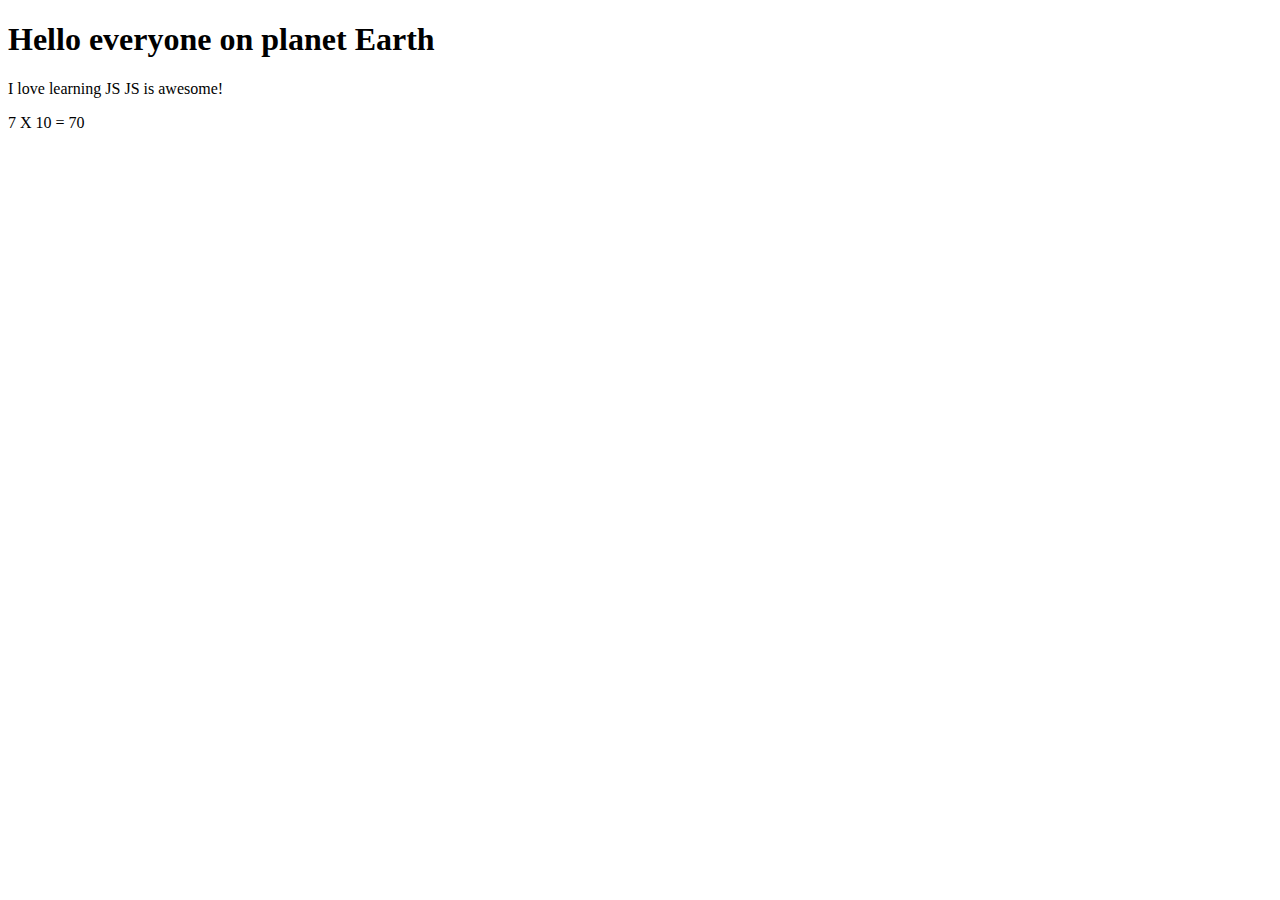
<file: index.html>
<!DOCTYPE html>
<html lang="en">
    <head>
        <link rel="stylesheet" type="text/css" href="style.css">
    </head>
    <body>
        <h1 id="heading1"></h1>
        <p id="paragraph1"></p>
        <p id="paragraph2"></p>
        
        <script>
            var text1;
            var text2;
            var text3;
            
            var numA=7;
            var numB=10;
            
            text1="Hello everyone on planet Earth";
            text2="I love learning JS";
            text3=" JS is awesome!";
            
            document.getElementById("heading1").innerHTML=(text1);
            document.getElementById("paragraph1").innerHTML=(text2+text3);
            document.getElementById("paragraph2").innerHTML=(numA+" X "+ numB +" = "+numA*numB);
        </script>
    </body>
</html>
</file>
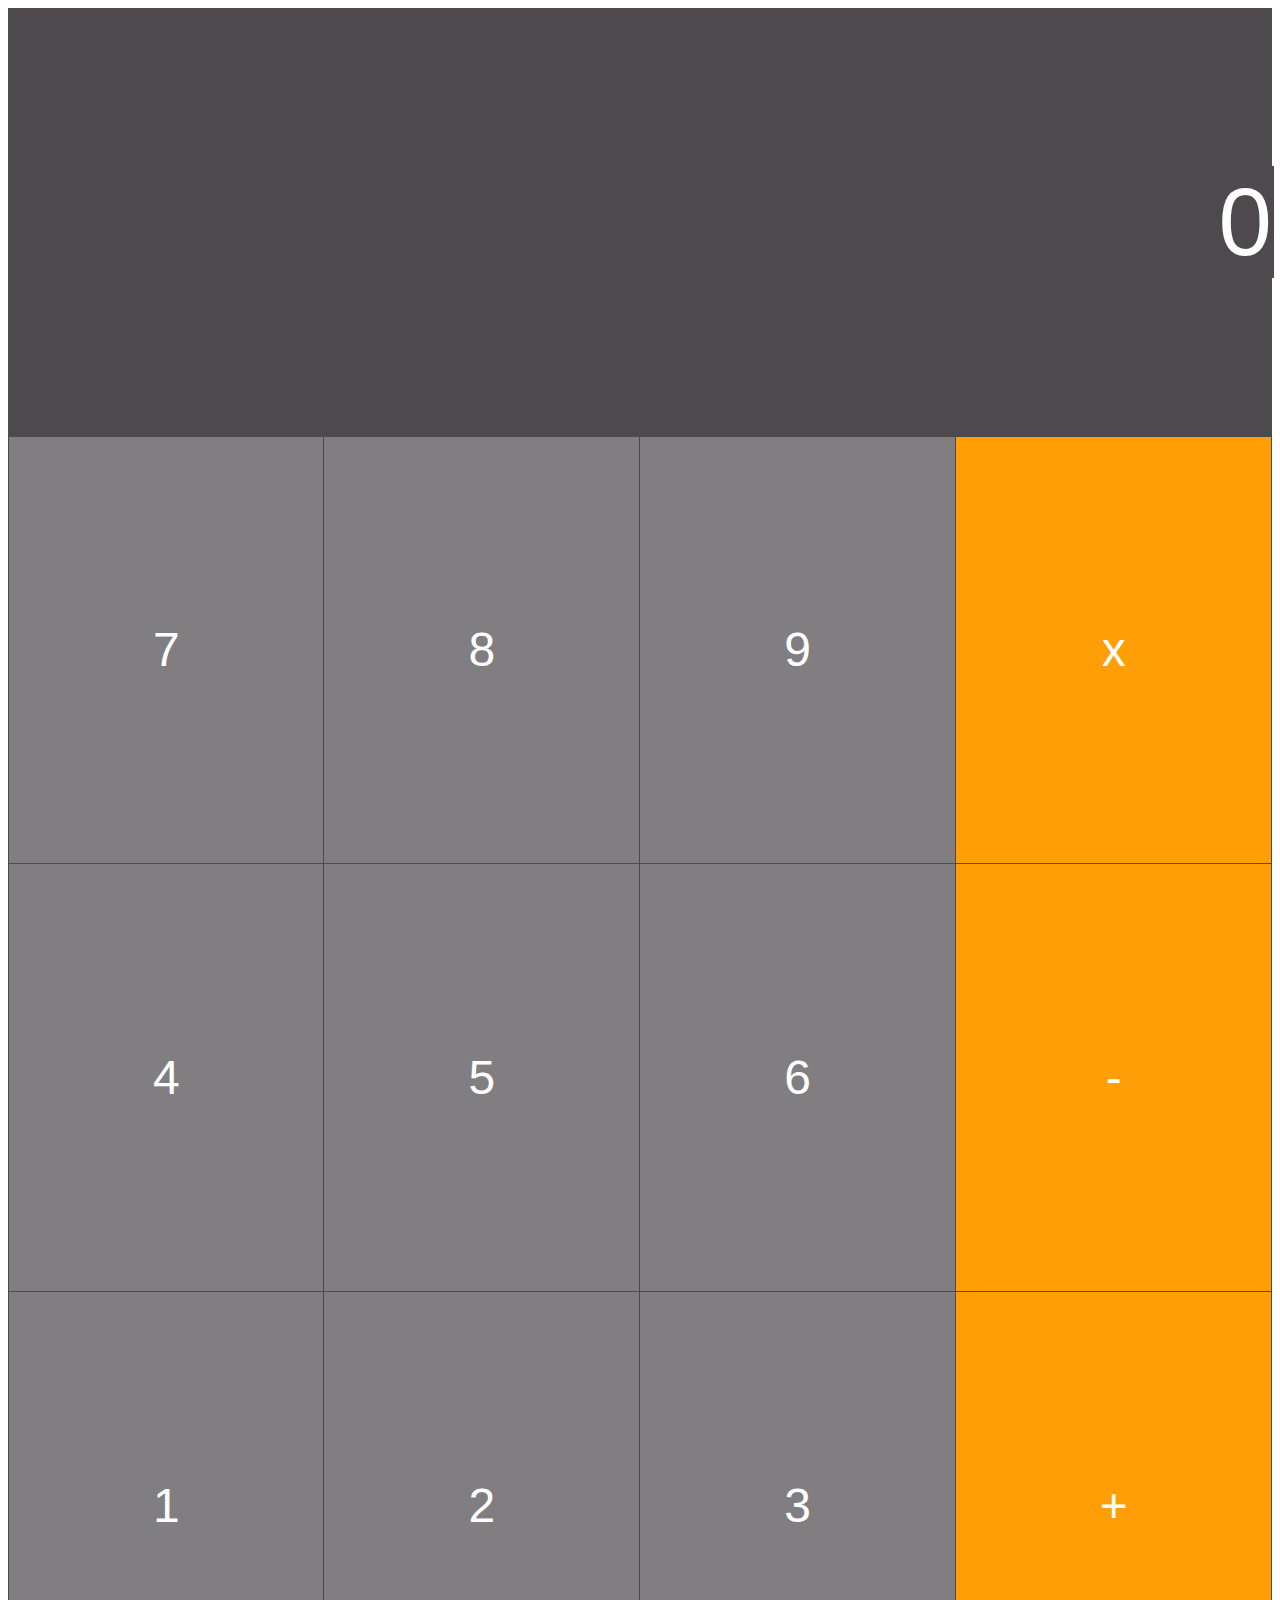
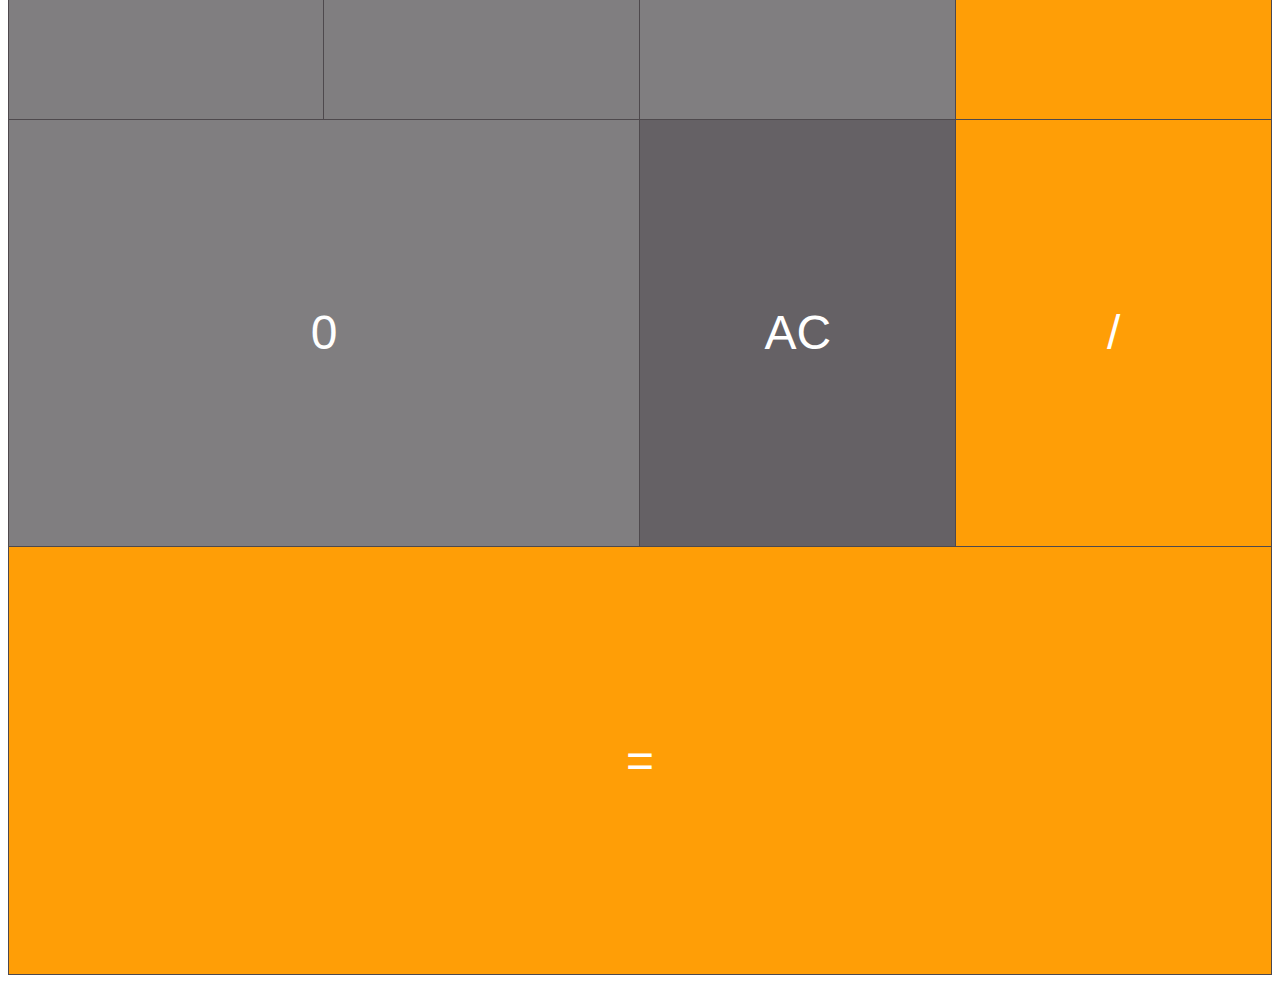
<file: calculator.html>
<!DOCTYPE html>
<html lang="en">
    <head>
        <link rel="stylesheet" type="text/css" href="style.css">
        <title>Title</title>
    </head>
    <body>
        <table border="1">
            <tr>
                <td colspan="4">
                    <input type="text" id="inputBox" value="0"/>
                </td>
            </tr>
            <tr>
                <td class="digitButton" onclick="digitBtnPressed(7)">7</td>
                <td class="digitButton" onclick="digitBtnPressed(8)">8</td>
                <td class="digitButton" onclick="digitBtnPressed(9)">9</td>
                <td class="operatorButton" onclick="operatorBtnPressed('*')">x</td>
            </tr>
            <tr>
                <td class="digitButton" onclick="digitBtnPressed(4)">4</td>
                <td class="digitButton" onclick="digitBtnPressed(5)">5</td>
                <td class="digitButton" onclick="digitBtnPressed(6)">6</td>
                <td class="operatorButton" onclick="operatorBtnPressed('-')">-</td>
            </tr>
            <tr>
                <td class="digitButton" onclick="digitBtnPressed(1)">1</td>
                <td class="digitButton" onclick="digitBtnPressed(2)">2</td>
                <td class="digitButton" onclick="digitBtnPressed(3)">3</td>
                <td class="operatorButton" onclick="operatorBtnPressed('+')">+</td>
            </tr>
            <tr>
                <td class="digitButton" colspan="2" onclick="digitBtnPressed(0)">0</td>
                
                <td class="ACButton" onclick="btnACPressed()">AC</td>
                <td class="operatorButton" onclick="operatorBtnPressed('/')">/</td>
            </tr>
            <tr>
                <td colspan="4" class="operatorButton" onclick="equalsBtnPressed()">=</td>
            </tr> 
        </table>
        
        <script>
            var newLine = true; //Boolean variable. Determines if the next ting the user types should be on a new line
            var value1;
            var currentOperator;
            
            
            
            //Event handler for when any digit button is pressed
            function digitBtnPressed(button){
                
                if(newLine){
                    document.getElementById("inputBox").value = button;
                    newLine = false;
                } else {
                    var currentValue = document.getElementById("inputBox").value;
                document.getElementById("inputBox").value = currentValue + button;   
                }
            }
            
            //Event handler for when the AC button is pressed
            function btnACPressed(){
                document.getElementById("inputBox").value = 0;
                newLine = true;  
            }
            
            //Event handler for operator buttons
            function operatorBtnPressed(operator){
                currentOperator = operator;
                value1 =  parseInt(document.getElementById("inputBox").value);
                newLine = true;
            }
            
            //Evet handler for equals to button
            function equalsBtnPressed(){
                var value2 = parseInt(document.getElementById("inputBox").value);
                var finalTotal;
                
                switch(currentOperator){
                        case"+":
                            finalTotal = value1 + value2;
                            break;
                        case"-":
                            finalTotal = value1 - value2;
                            break;
                        case"/":
                            finalTotal = value1 / value2;
                             break;
                        case"*":
                            finalTotal = value1 * value2;
                            break;
                        default:
                            finalTotal = value2;
                }
                document.getElementById("inputBox").value = finalTotal; 
                
                value1 = 0;
                newLine = true;
            }
        
            
            
        </script>
    </body>
</html>
</file>
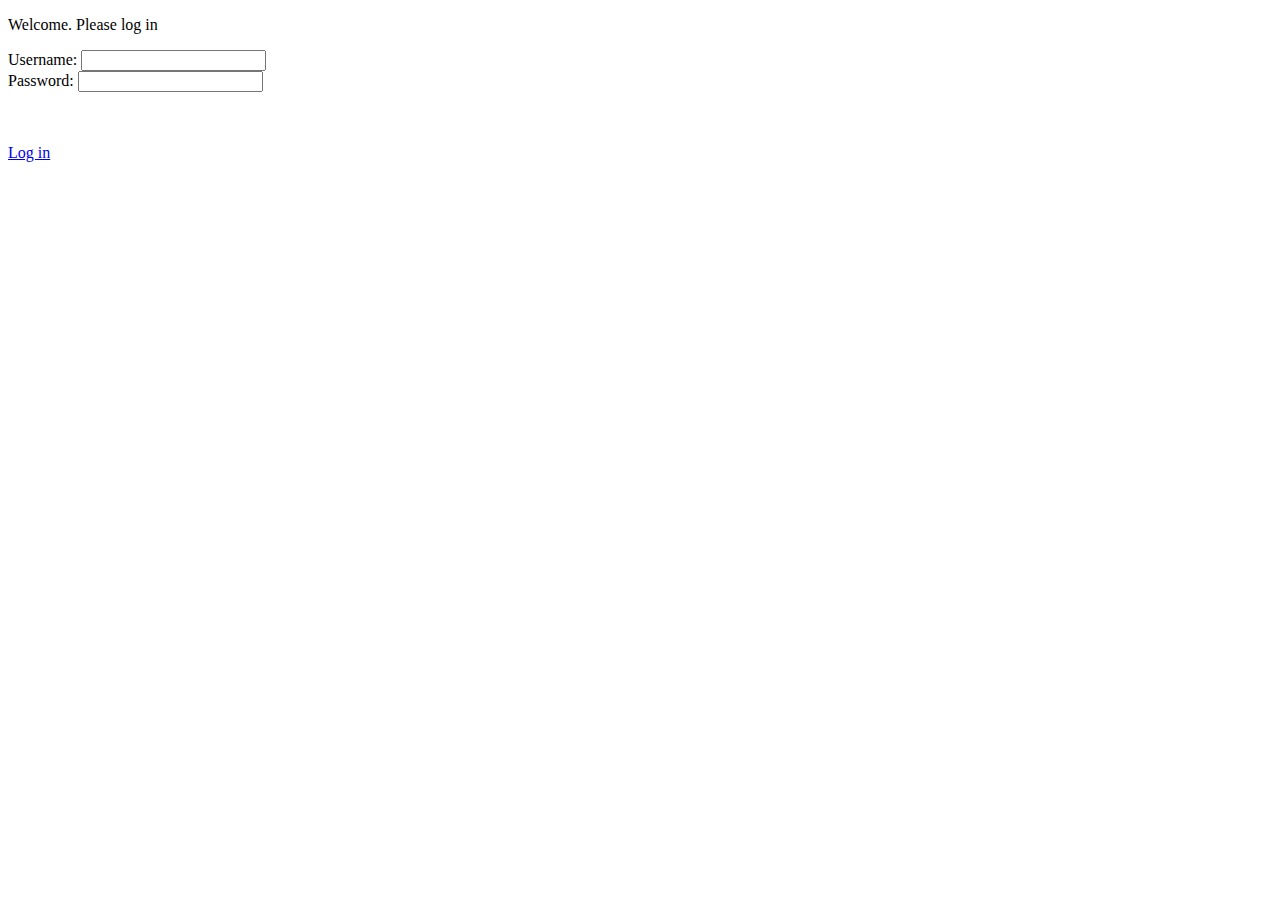
<file: loginForm.html>
<!DOCTYPE html>
<html lang="en">
    <head>
        <link rel="stylesheet" type="text/css" href="style.css">
        <title>Title</title>
        <body>
            <p>Welcome. Please log in</p>
            
            <form>
                <label for="unsernameInput">Username:</label>
                <input type="text" id="usernameInput"/><br/>
                
                <label for="passwordInput">Password:</label>
                <input type="password" id="passwordInput"/>
                
                <p id="message"></p>
                <br/><br/>
                <a href="#" onclick="verifyUser()">Log in</a>
            </form>
            
            <script>
                function verifyUser() {
            var username = document.getElementById("usernameInput").value;
            var password = document.getElementById("passwordInput").value;
            checkUserCreds(username, password);
        }

        function checkUserCreds(username, password) {
            var systemUsername = "Bond";
            var systemPassword = "007";

            if (username === systemUsername && password === systemPassword) {
                document.getElementById("message").innerHTML = "Correct. Logging you in…";
            } else {
                document.getElementById("message").innerHTML = "Username or password is incorrect";
                    }
                }
             
            </script>
        
        </body>
    </head>
    <body></body>
</html>
</file>
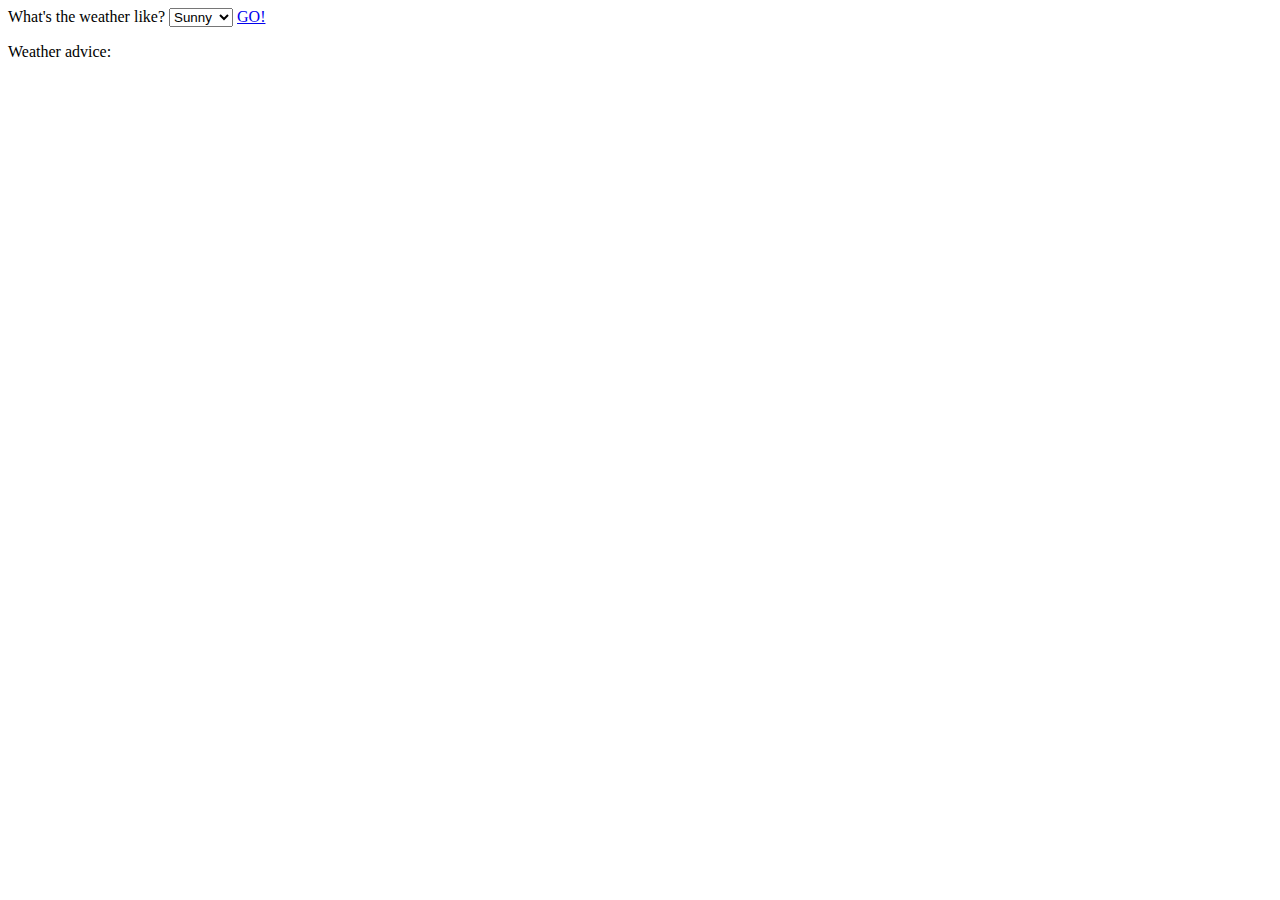
<file: switch.html>
<!DOCTYPE html>
<html lang="en">
    <head>
        <link rel="stylesheet" type="text/css" href="style.css">
        <title>Title</title>
    </head>
    <body>
        <label for="weather">What's the weather like?</label>
        <select id="weather">
            <option value="sunny">Sunny</option>
            <option value="windy">Windy</option>
            <option value="rainy">Rainy</option>
            <option value="snowy">Snowy</option>
            <option value="cloudy">Cloudy</option>
        </select>
        <a href="#" onclick="btnPressed()">GO!</a>
        <p id="outputText">Weather advice:</p>
        
        <script>
            function btnPressed(){
                var weatherSelected=document.getElementById("weather").value;
                var advice;
                
                switch(weatherSelected){
                    case "sunny":
                        advice =" Wear your sunglasses";
                        break;
                    case "windy":
                        advice =" Wear a jacket";
                        break;
                    case "rainy":
                        advice =" Wear a rain coat and carry an umbrella";
                        break;
                    case "snowy":
                        advice =" Dress warmly";
                        break;
                    case "cloudy":
                        advice =" Carry a jacket. It might rain";
                        break;
                        
                        
                }
                document.getElementById("outputText").innerHTML="weather advice" + advice;
            }
         
        
        </script>
    </body>
</html>
</file>
<file: style.css>
table{
    color: #fff;
    text-align: center;
    border-collapse: collapse;
    font: normal 3em Arial, Helvetica, sans-serif;
}

tr{
    height: 16.02ch;
    background-color: #4e494d;
}

td{
    width: 25vw;
    border: 1px solid #4e494d;
}

#inputBox{
    background-color: #4e494d;
    text-align: right;
    width: 100%;
    font-size: 2em;
    color: #fff;
    border: 0px;
}

.digitButton{
    background-color: #807e80;
}

.operatorButton{
    background-color: #ff9e06;
}

.ACButton{
    background-color: #656165;
}
</file>
